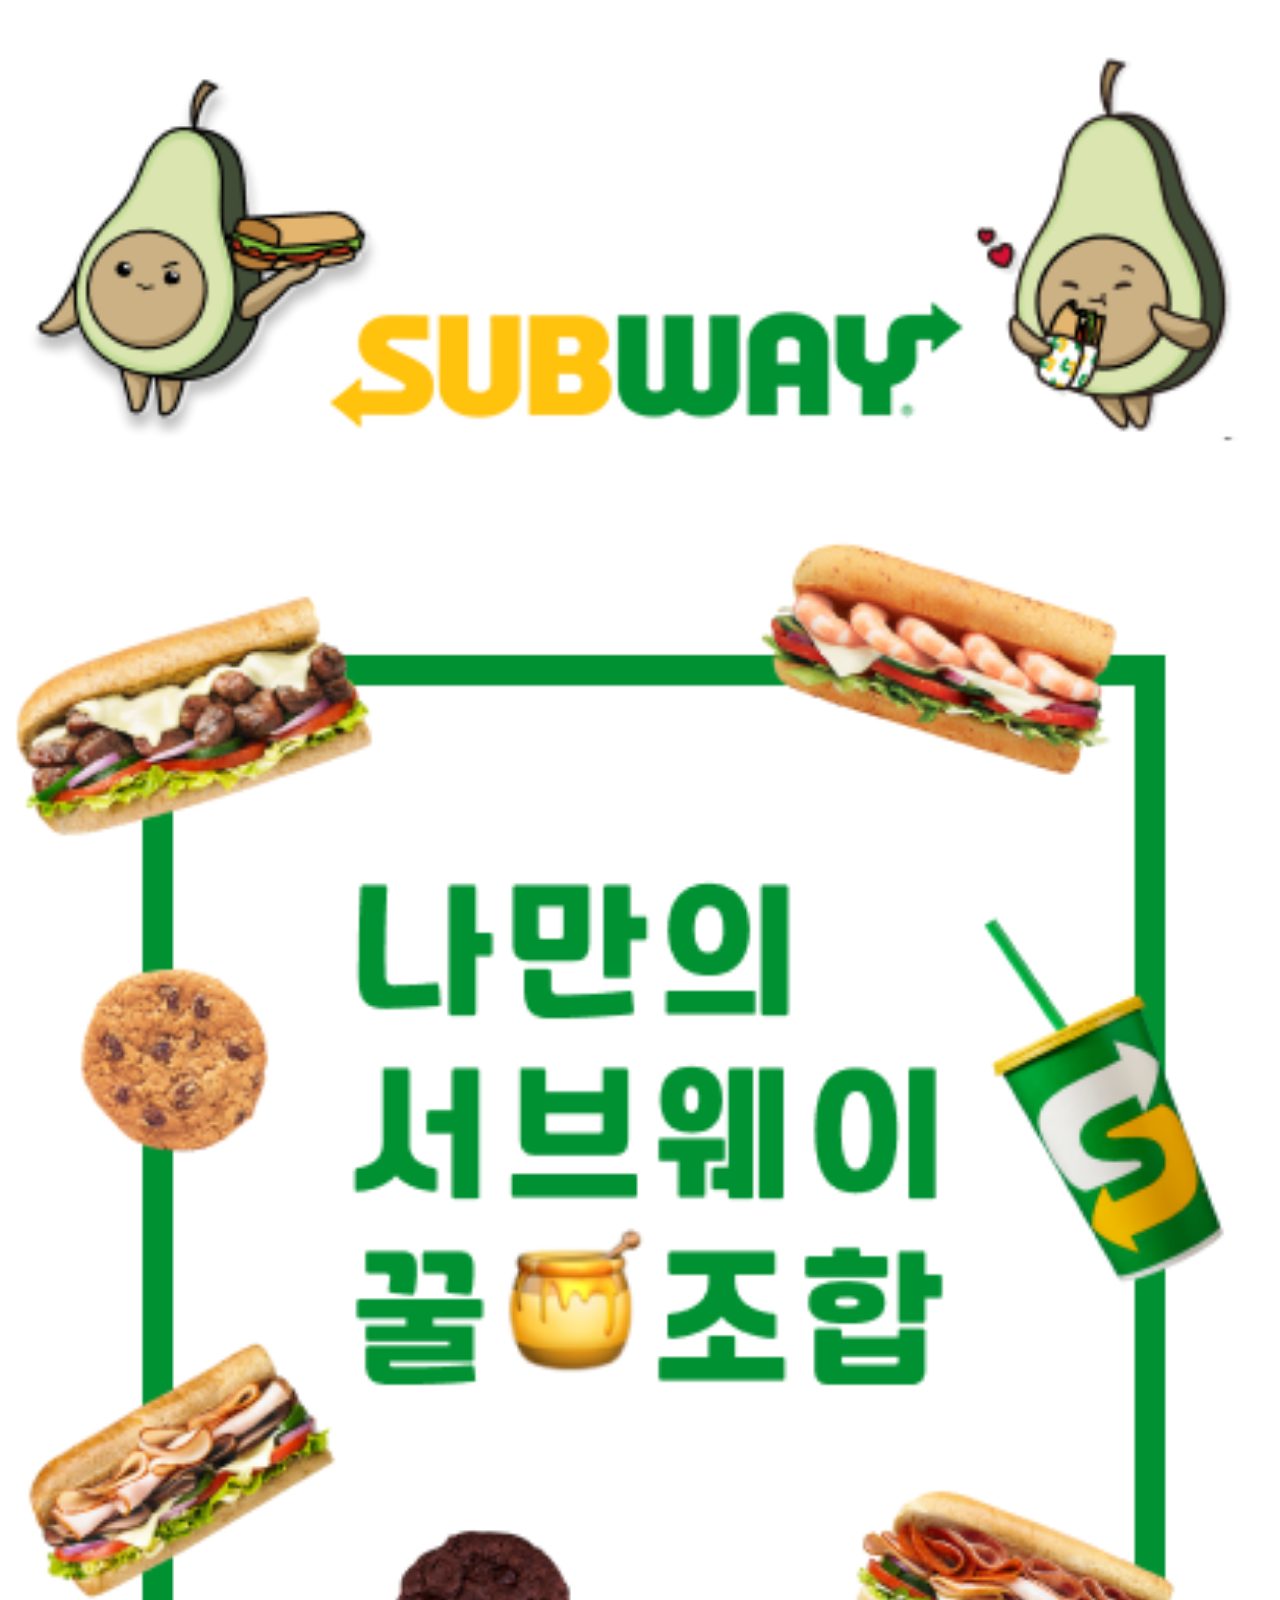
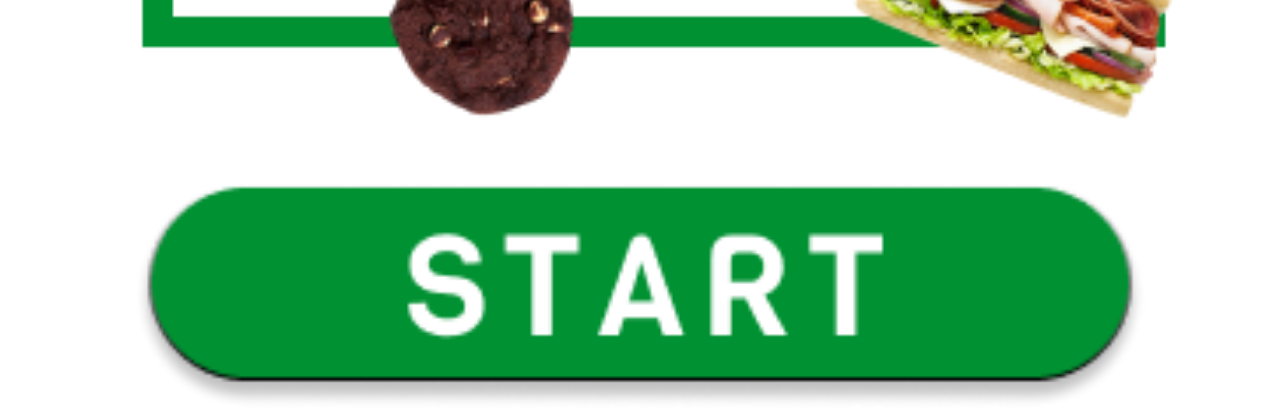
<file: index.html>
<!DOCTYPE html>
<html lang="ko">
    <head>
        <meta charset="UTF-8" />
        <meta
            name="viewport"
            content="width=device-width, initial-scale=1.0, maximum-scale=1, minimum-scale=1"
        />
        <meta name="author" content="minjeong" />
        <meta name="description" content="나만의 subway menu 찾기" />
        <meta name="keyword" content="SUBWAY" />
        <title>Document</title>

        <meta name="format-detection" content="telephone=no" />
        <meta property="og:title" content="SUBWAY" />
        <meta property="og:url" content="https://mjlee0326.github.io/subway" />
        <meta
            property="og:image"
            content="https://mjlee0326.github.io/subway/assets/icon/icon.jpg"
        />
        <meta property="og:description" content="나만의 SUBWAY 샌드위치 찾기" />

        <!-- css -->
        <link rel="stylesheet" href="assets/css/main.css" />
    </head>
    <body>
        <div id="div_0">
            <img
                class="logo"
                src="assets/img/main/logo.png"
                alt="sybway logo"
            />
        </div>
        <div id="div_1">
            <script></script>
            <img
                class="ractangle"
                src="assets/img/main/Rectangle.png"
                alt="ractangle"
            />
            <img
                id="start_btn"
                class="start_btn"
                src="assets/img/main/start_btn.png"
                alt="start_btn"
            />
        </div>
        <div class="div_q" id="div_2">
            <img class="bar" src="assets/img/menu/menu.png" alt="menu bar" />
            <div class="div_q" id="div_q1">
                <img
                    id="q1_1"
                    class="q1"
                    src="assets/img/menu/q1_1.png"
                    alt="q1_1_btn"
                />
                <img
                    id="q1_2"
                    class="q1"
                    src="assets/img/menu/q1_2.png"
                    alt="q1_2_btn"
                />
            </div>
            <div class="div_q" id="div_q2">
                <img
                    id="q2_1"
                    class="q2"
                    src="assets/img/menu/q2_1.png"
                    alt="q2_1_btn"
                />
                <img
                    id="q2_2"
                    class="q2"
                    src="assets/img/menu/q2_2.png"
                    alt="q2_2_btn"
                />
            </div>
            <div id="div_q3">
                <img
                    id="q3_1"
                    class="q3"
                    src="assets/img/menu/q3_1.png"
                    alt="q3_1_btn"
                />
                <img
                    id="q3_2"
                    class="q3"
                    src="assets/img/menu/q3_2.png"
                    alt="q3_2_btn"
                />
            </div>
            <img
                id="next_btn"
                class="next_btn"
                src="assets/img/menu/next_btn.png"
                alt="next_btn"
            />
        </div>
        <div class="div_q" id="div_3">
            <img class="bar" src="assets/img/bread/bread.png" alt="bread bar" />
            <img
                id="q21"
                class="q21"
                src="assets/img/bread/q1.png"
                alt="q1_btn"
            />
            <img
                id="q22"
                class="q22"
                src="assets/img/bread/q2.png"
                alt="q2_btn"
            />
            <img
                id="q23"
                class="q23"
                src="assets/img/bread/q3.png"
                alt="q2_btn"
            />
            <img
                id="next_btn2"
                class="next_btn"
                src="assets/img/menu/next_btn.png"
                alt="next_btn2"
            />
        </div>

        <div class="div_q" id="div_4">
            <img
                class="bar"
                src="assets/img/sauce/sauce.png"
                alt="sauce bar"
            />
            <div class="div_q" id="div_q31">
                <img
                    id="q31_1"
                    class="q1"
                    src="assets/img/sauce/q1_1.png"
                    alt="q31_1_btn"
                />
                <img
                    id="q31_2"
                    class="q1"
                    src="assets/img/sauce/q1_2.png"
                    alt="q31_2_btn"
                />
            </div>
            <div class="div_q" id="div_q32">
                <img
                    id="q32_1"
                    class="q2"
                    src="assets/img/sauce/q2_1.png"
                    alt="q32_1_btn"
                />
                <img
                    id="q32_2"
                    class="q2"
                    src="assets/img/sauce/q2_2.png"
                    alt="q32_2_btn"
                />
            </div>
            <div id="div_q33">
                <img
                    id="q33_1"
                    class="q3"
                    src="assets/img/sauce/q3_1.png"
                    alt="q33_1_btn"
                />
                <img
                    id="q33_2"
                    class="q3"
                    src="assets/img/sauce/q3_2.png"
                    alt="q33_2_btn"
                />
            </div>
            <img
                id="next_btn3"
                class="next_btn"
                src="assets/img/menu/next_btn.png"
                alt="next_btn"
            />
        </div>

        <div id='loading' class='logo_area'>
            <img 
            class='infinite_rotating_logo' 
            src='assets/img/loading/cookie.png'>
        </div>

        <div id="div_01">
            <img
                class="logo"
                src="assets/img/result/my_pick.png"
                alt="my_pick"
            />
        </div>

        <div id="div_5">
            <div class="div_51">
                <div style="position: relative">
                    <img
                        id="layout"
                        class="layout"
                        src="assets/img/result/layout.png"
                        alt="layout"
                    />
                </div>
            </div>

            <div class="div_51">
                <div id='sandwich' style="position: relative">
                </div>
                <p id="result"></p>
                <img
                    class="underline"
                    src="assets/img/result/underline.png"
                    alt="underline"
                />
                <p id="result_bread"></p>
                <p id="result_sauce"></p>
                <p id="result_topping"></p>
                <p id="more" >추가하면 더 맛있어!</p>
                <img
                    class="restart_btn"
                    id="restart_btn";
                    src="assets/img/result/restart_btn.png"
                    alt="restart_btn"
                />
            </div>
        </div>

        <!--  ***src declare order***  -->
        <script src="assets/js/sandwich.js"></script>
        <script src="assets/js/algorithm.js"></script>
        <script src="assets/js/index.js"></script>
    </body>
</html>
</file>
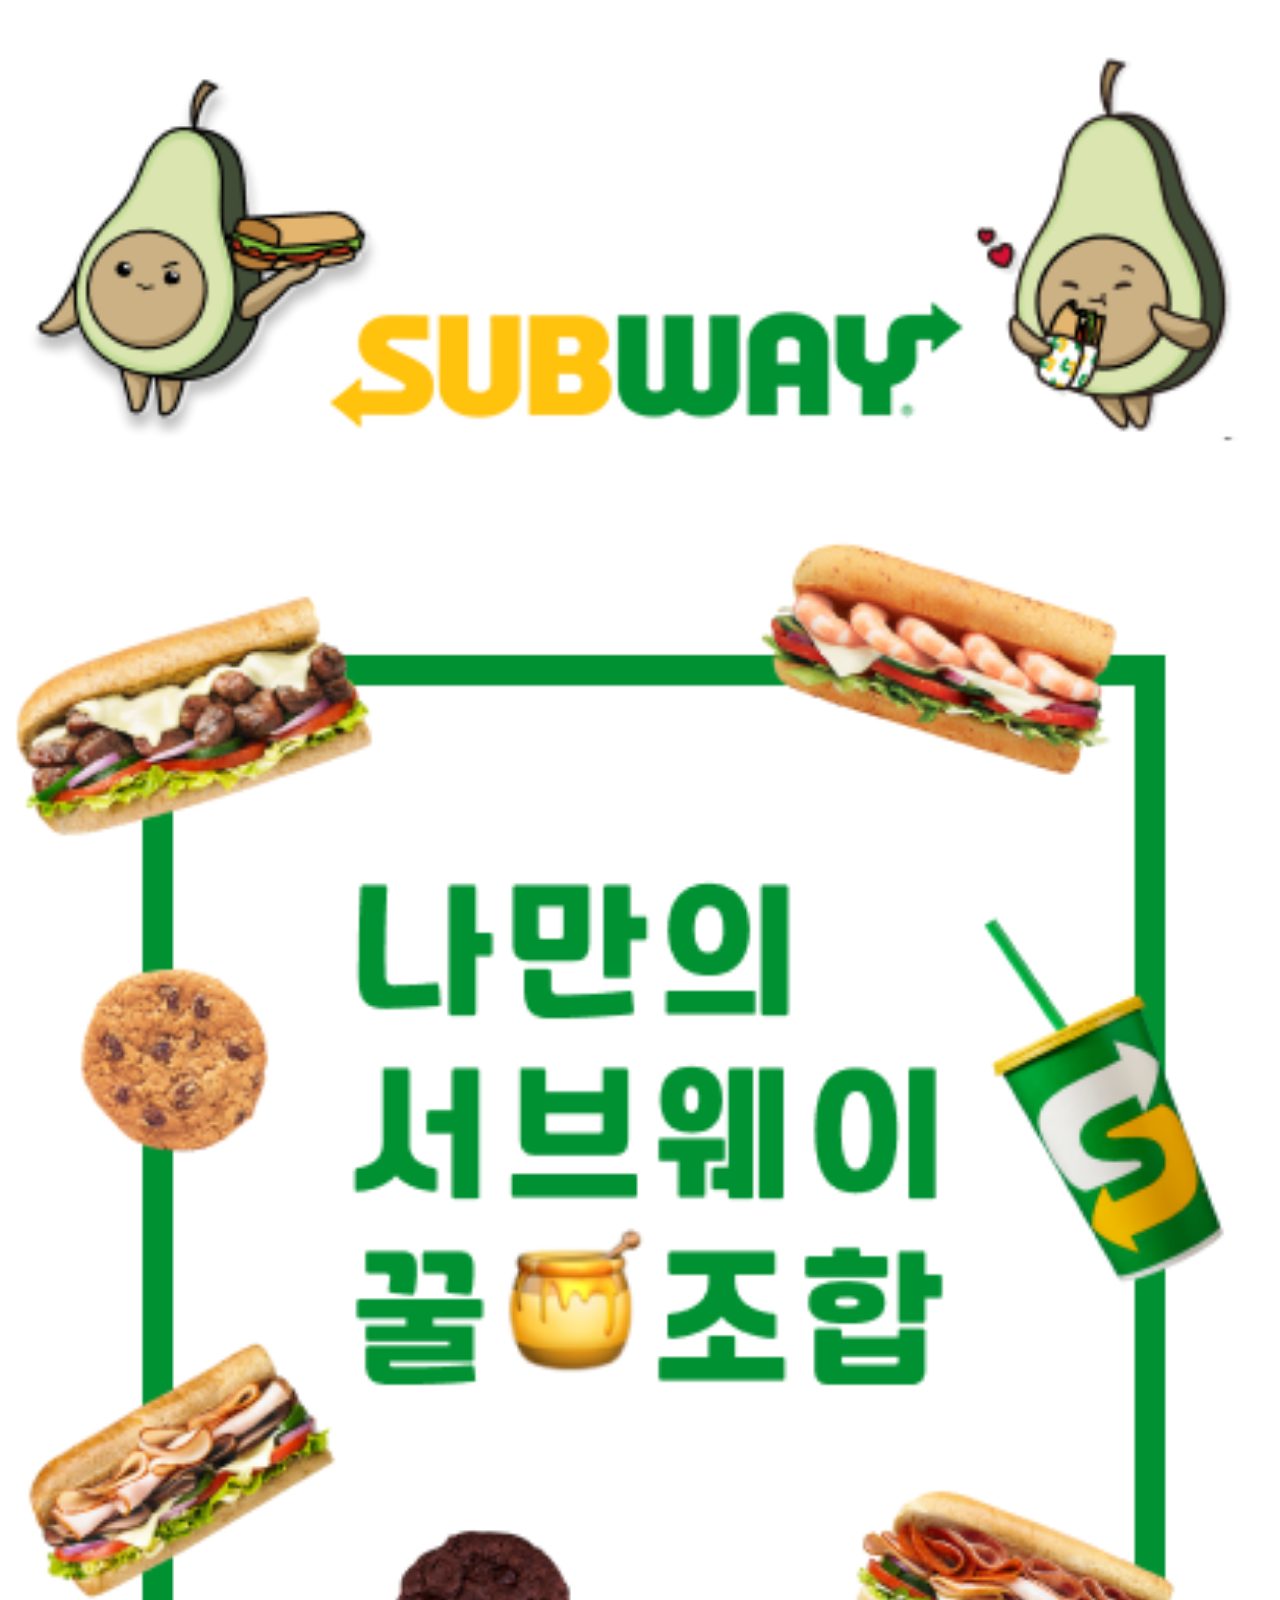
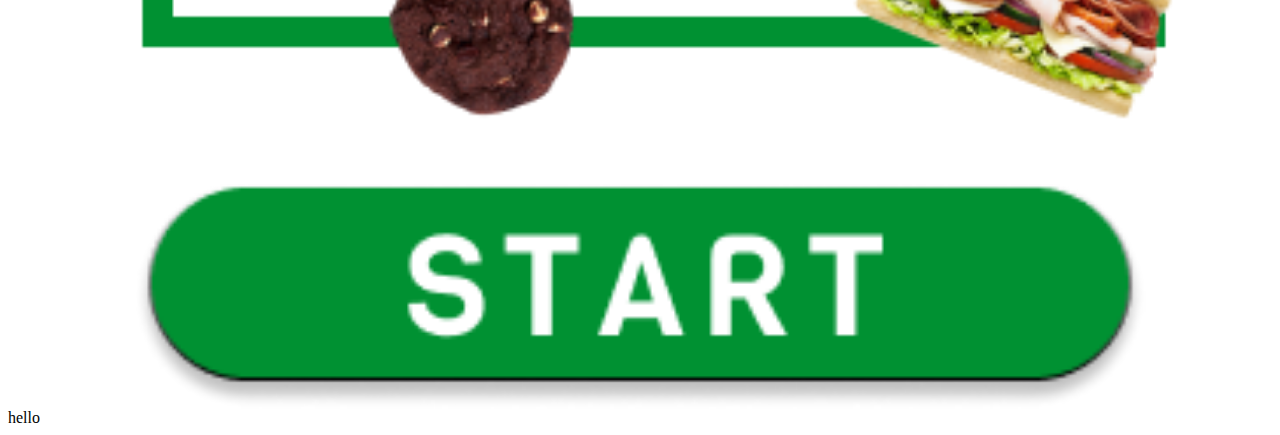
<file: main.html>
<!DOCTYPE html>
<html lang="ko">
    <head>
        <meta charset="UTF-8" />
        <meta
            name="viewport"
            content="width=device-width, initial-scale=1.0, maximum-scale=1, minimum-scale=1"
        />
        <meta name="author" content="minjeong" />
        <meta name="description" content="나만의 subway menu 찾기" />
        <meta name="keyword" content="SUBWAY" />
        <title>Document</title>

        <meta name="format-detection" content="telephone=no" />
        <meta property="og:title" content="SUBWAY" />
        <meta
            property="og:url"
            content="https://mjlee0326.github.io/subway/main"
        />
        <meta
            property="og:image"
            content="https://mjlee0326.github.io/subway/assets/icon/icon.jpg"
        />
        <meta property="og:description" content="나만의 SUBWAY 샌드위치 찾기" />

        <!-- css -->
        <link rel="stylesheet" href="assets/css/main.css" />
    </head>
    <body>
        <div id="div-1">
            <img
                class="logo"
                src="assets/img/main/logo.png"
                alt="sybway logo"
            />
            <img
                class="ractangle"
                src="assets/img/main/Rectangle.png"
                alt="ractangle"
            />
            <img
                id="start_btn"
                class="start_btn"
                src="assets/img/main/start_btn.png"
                alt="start_btn"
            />
        </div>
        <div id="div-2">hello</div>
        <script src="assets/js/index.js"></script>
    </body>
</html>
</file>
<file: assets/css/main.css>
/* view 1 */
#div_1 {
    vertical-align: middle;
    height: 100%;
}

.logo {
    max-width: 100%;
    width: 100%;
    height: 100%;
    display: block;
    margin: 0px auto;
}

.ractangle {
    max-width: 100%;
    width: 100%;
    height: 100%;
    margin-bottom: 20px;
}

.start_btn {
    max-width: 100%;
    margin-top: 20px;
    width: 80%;
    height: 80%;
    display: block;
    margin: 0px auto;
}

html {
    overflow-x: hidden;
    overflow-y: auto;
}

/* view 2 */
#div_2 {
    display: none;
}

.bar {
    max-width: 100%;
    width: 100%;
    height: 100%;
    margin-bottom: 20px;
}

.q1 {
    margin-bottom: 20px;
    max-width: 50%;
    width: 50%;
    height: 100%;
    text-align: center;
    float: left;
}

.q2 {
    margin-bottom: 20px;
    max-width: 50%;
    width: 50%;
    height: 100%;
    text-align: center;
    float: left;
}

.q3 {
    margin-bottom: 20px;
    max-width: 50%;
    width: 50%;
    height: 100%;
    text-align: center;
    float: left;
}
#div_q::after {
    clear: both;
}

/* view 3 */
#div_3 {
    display: none;
}

.q21 {
    margin-bottom: 20px;
    max-width: 100%;
    width: 100%;
    height: 100%;
    display: block;
    margin-bottom: 17px;
}

.q22 {
    max-width: 100%;
    width: 100%;
    height: 100%;
    display: block;
    margin-bottom: 17px;
}

.q23 {
    max-width: 100%;
    width: 100%;
    height: 100%;
    display: block;
    margin-bottom: 15px;
}

/* view 4 */
#div_4 {
    display: none;
}

.next_btn {
    max-width: 100%;
    margin-top: 17px;
    margin-left: 37px;
    width: 80%;
    height: 80%;
}

#div_5 {
    display: none;
}

#div_relative {
    position: relative;
}

.layout {
    max-width: 100%;
    width: 100%;
    height: 100%;
    margin-top: 5vw;
    margin-right: 20px;
    display: block;
}

.sandwich {
    max-width: 100%;
    width: 57vw;
    height: 100%;
    margin-top: 9vw;
}

.div_51 {
    position: absolute;
    margin-right: 10px;
    width: 96%;
    height: 100%;
    display: block;
    text-align: center;
}

.underline {
    width: 85%;
}

@font-face {
    font-family: "basic";
    src: url("../font/SDSamliphopangcheBasic.otf");
}

@font-face {
    font-family: "outline";
    src: url("../font/SDSamliphopangcheOutline.otf");
}


body {
    background-color: #ffffff;
}

#result {
    font-family: "basic";
    color: white;
    letter-spacing: 7px;
    font-size: 11vw;
    margin-top: 1px;
    margin-bottom: 1px;
}

#result_bread {
    font-family: "basic";
    color: white;
    letter-spacing: 7px;
    font-size: 8vw;
    margin-top: 3vw;
    margin-bottom: 0px;
    text-align: left;
    margin-left: 10vw;
}

#result_sauce{
    font-family: "basic";
    color: white;
    letter-spacing: 7px;
    font-size: 8vw;
    margin-top: 2vw;
    margin-bottom: 0px;
    text-align: left;
    margin-left: 10vw;
}

#result_topping{
    font-family: "basic";
    color: #FFC20D;
    letter-spacing: 3px;
    font-size: 7.3vw;
    margin-top: 2vw;
    margin-bottom: 0px;
    text-align: left;
    margin-left: 27vw;
}

#more{
    font-family: "basic";
    color: white;
    letter-spacing: 3px;
    font-size: 7.3vw;
    margin-top: 2vw;
    margin-bottom: 0px;
    text-align: left;
    margin-left: 27vw;
}

.restart_btn{
    text-align: left;
    width: 40%;
    margin-left: 55vw;
    margin-top: 10%;
}



img.infinite_rotating_logo{
    animation: rotate_image 2s linear infinite;
    transform-origin: 50% 50%;
    text-align: center;
    margin-top: 50%;
    margin: 50% auto;
    width: 35%;
    height: 100%;
    display: block;
}

@keyframes rotate_image{
    100%{
        transform: rotate(360deg);
    }
}
</file>
